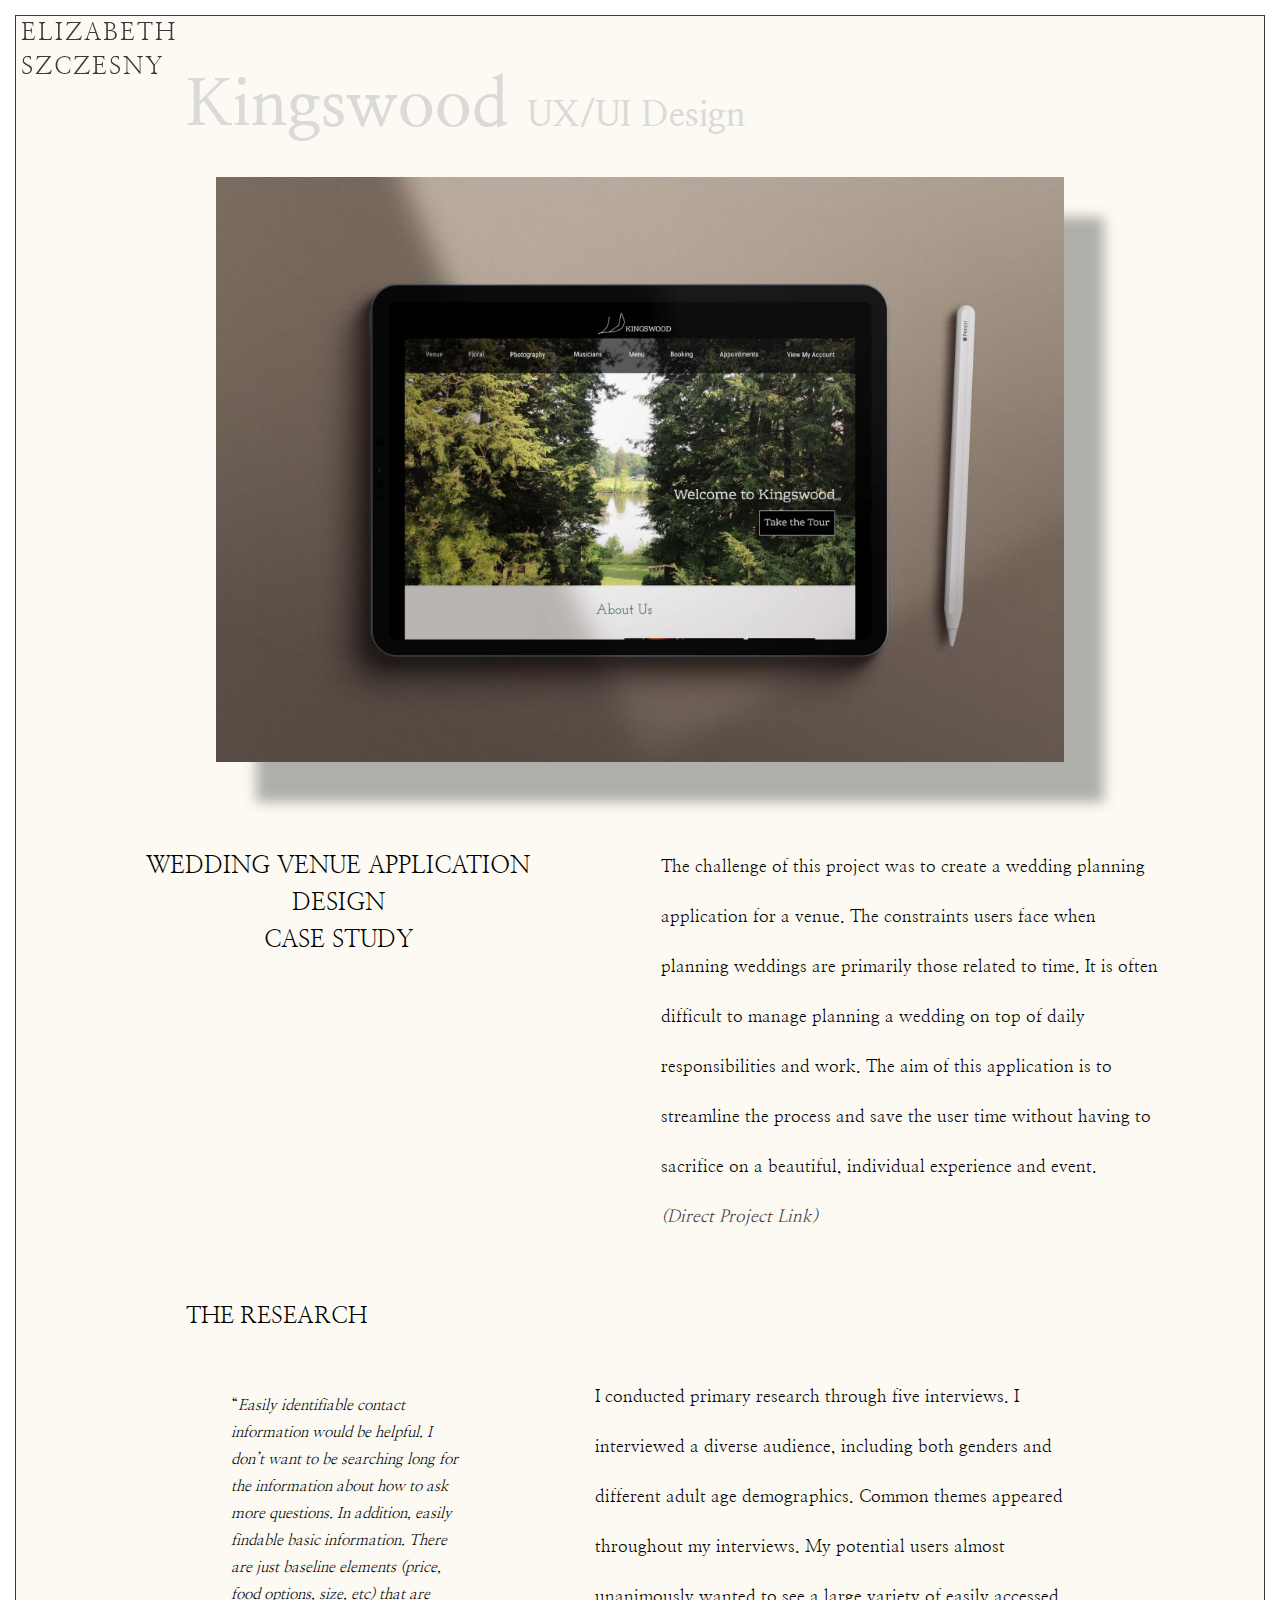
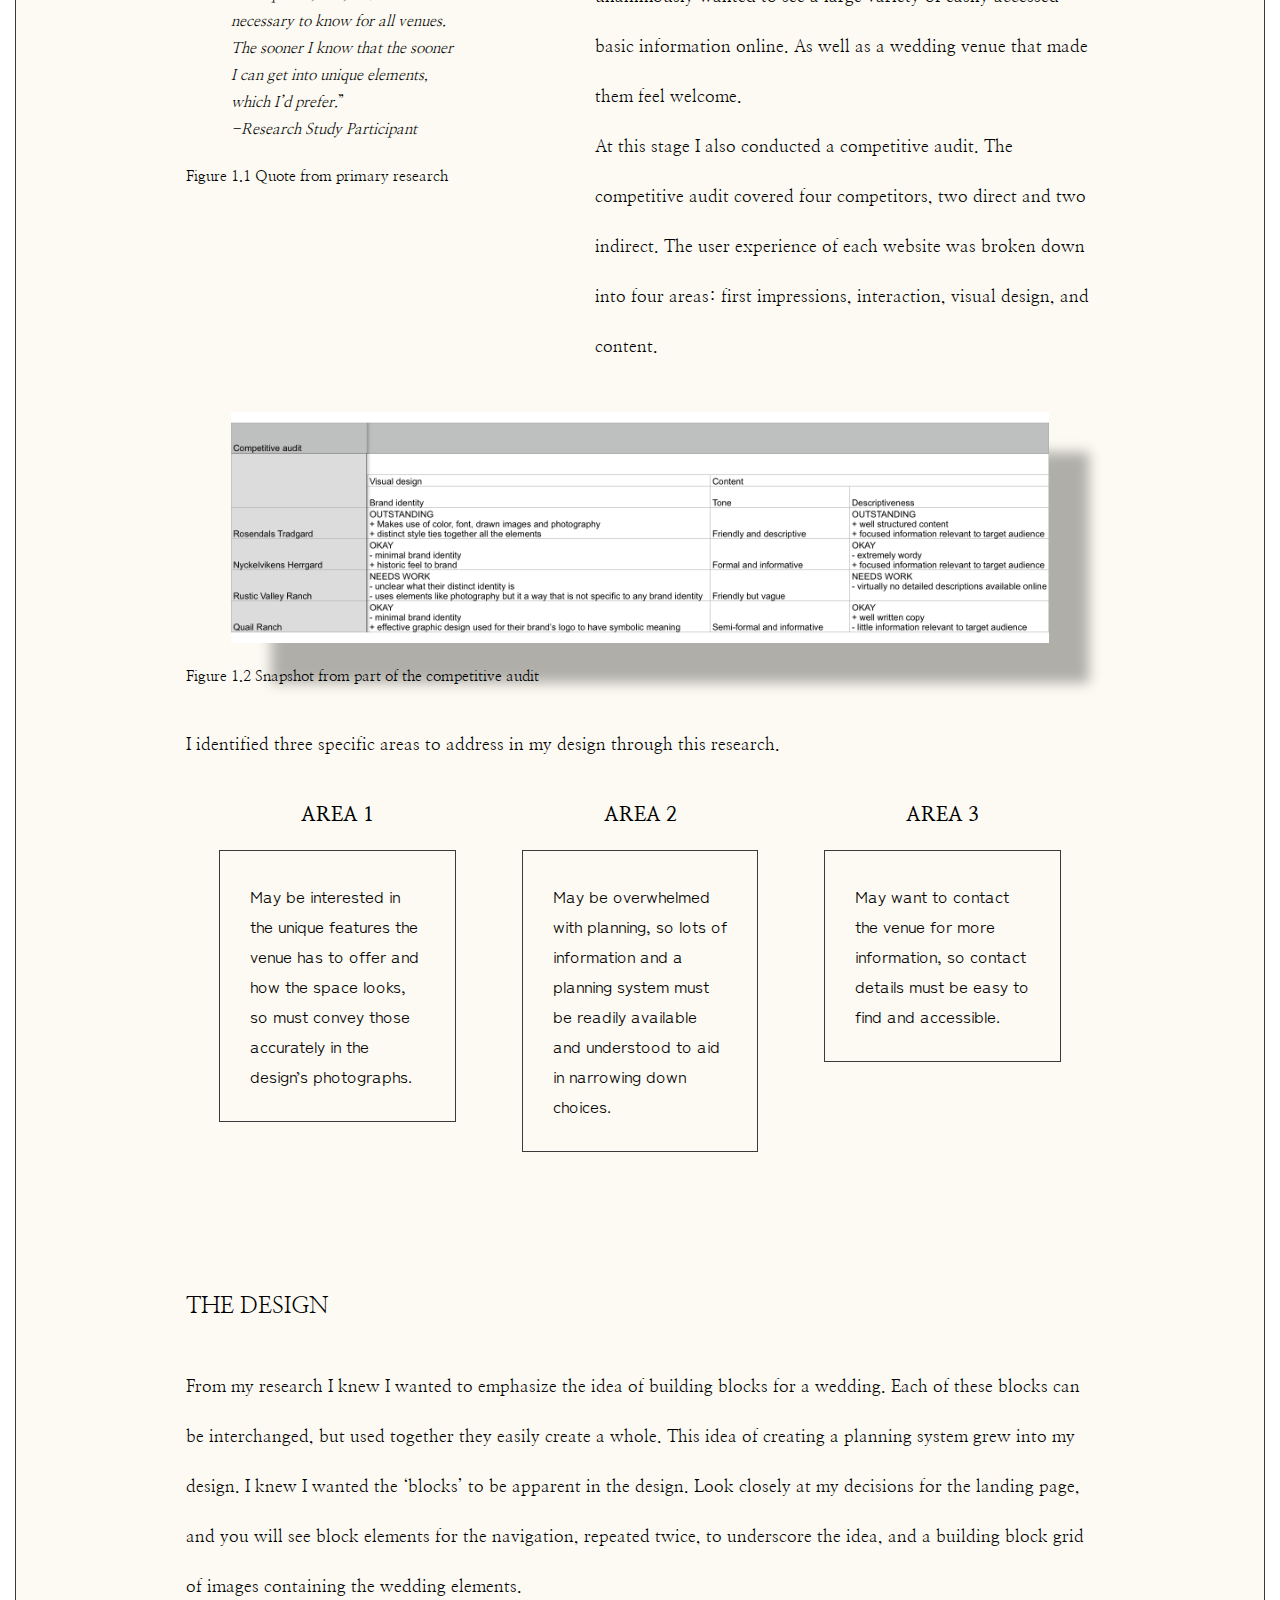
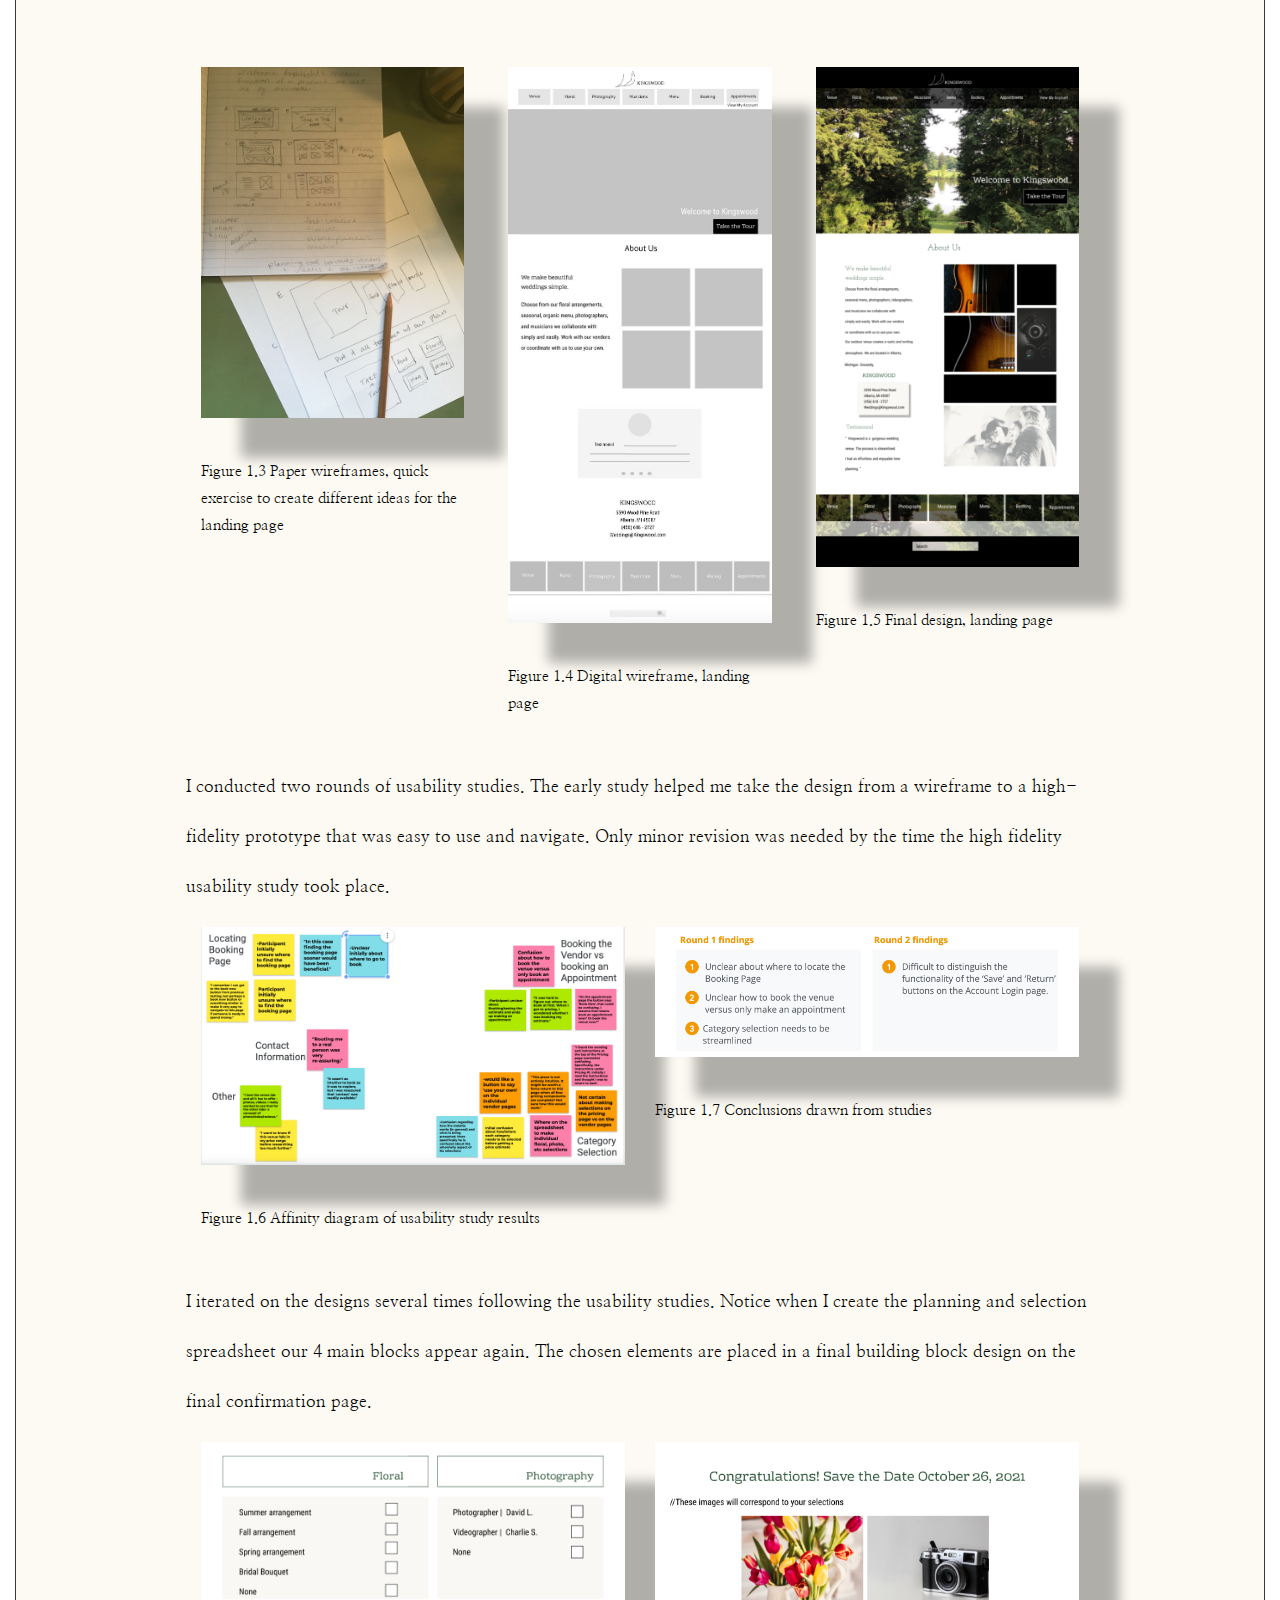
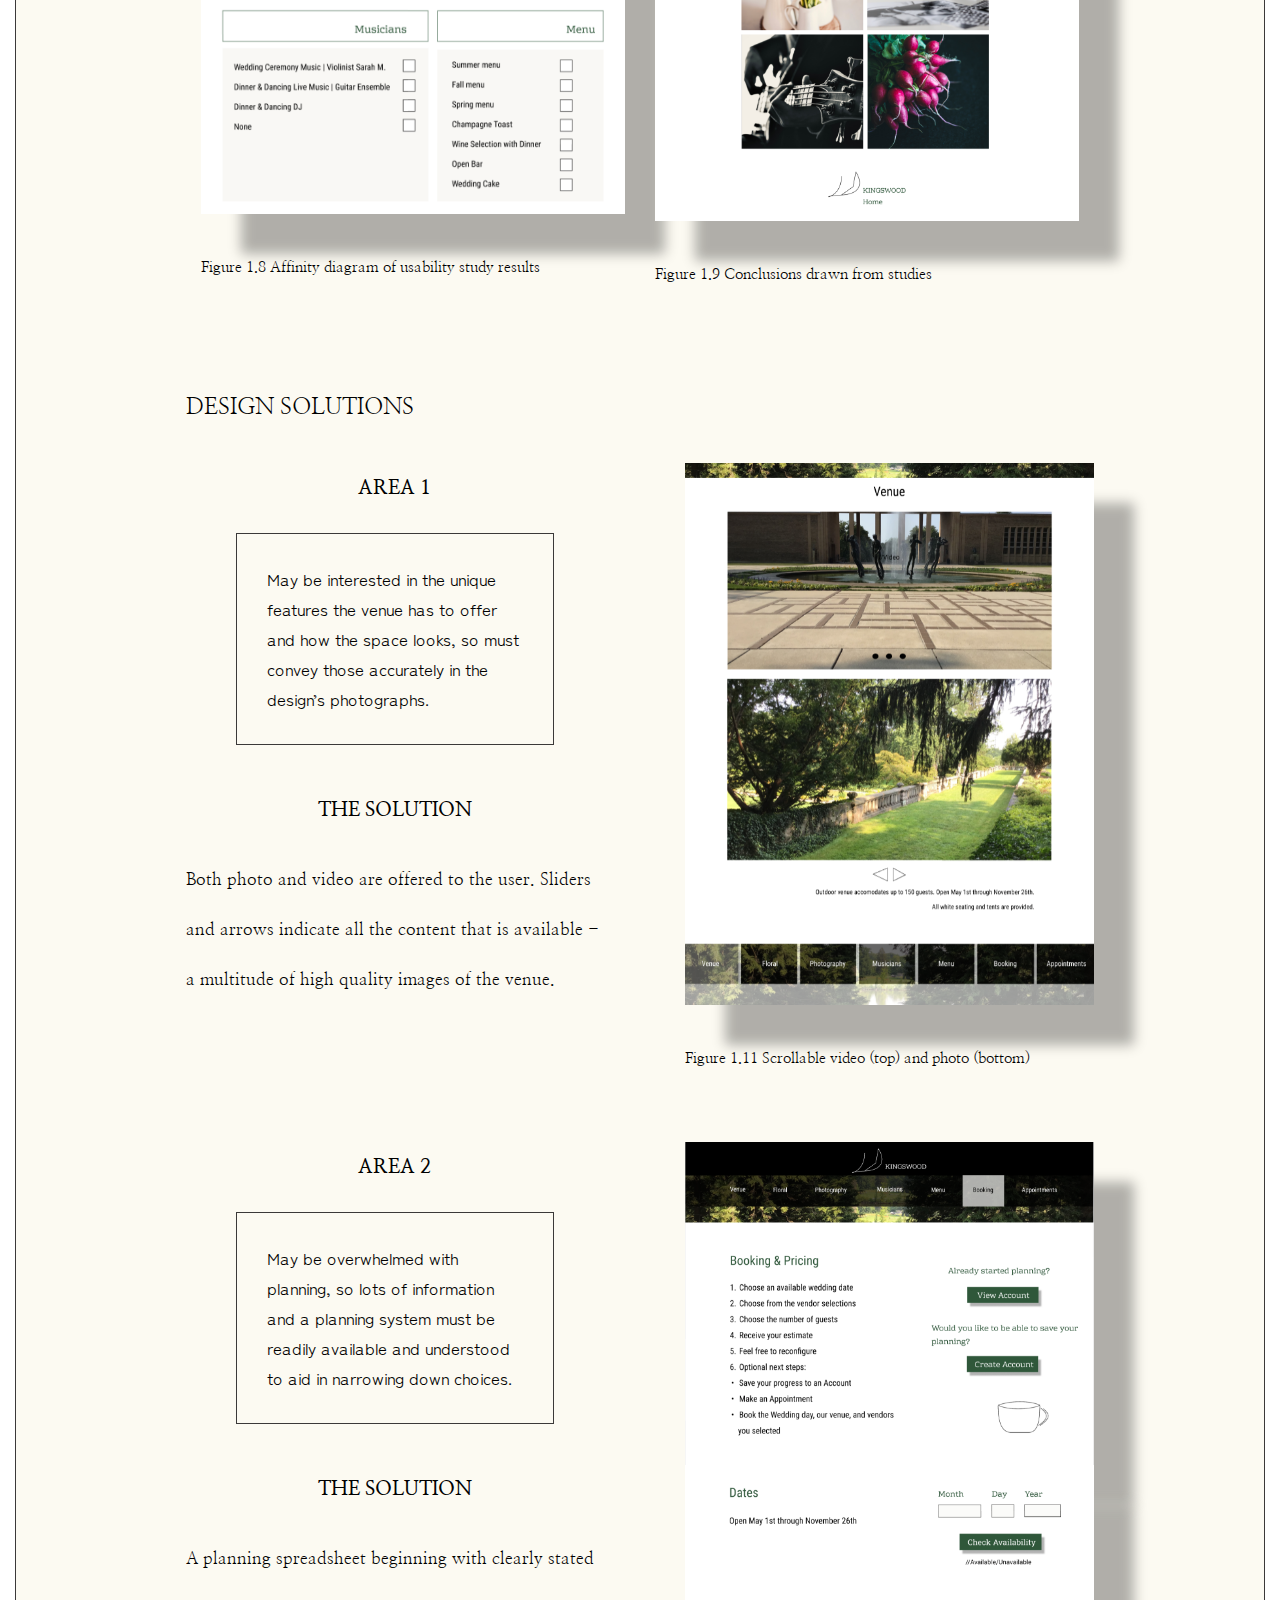
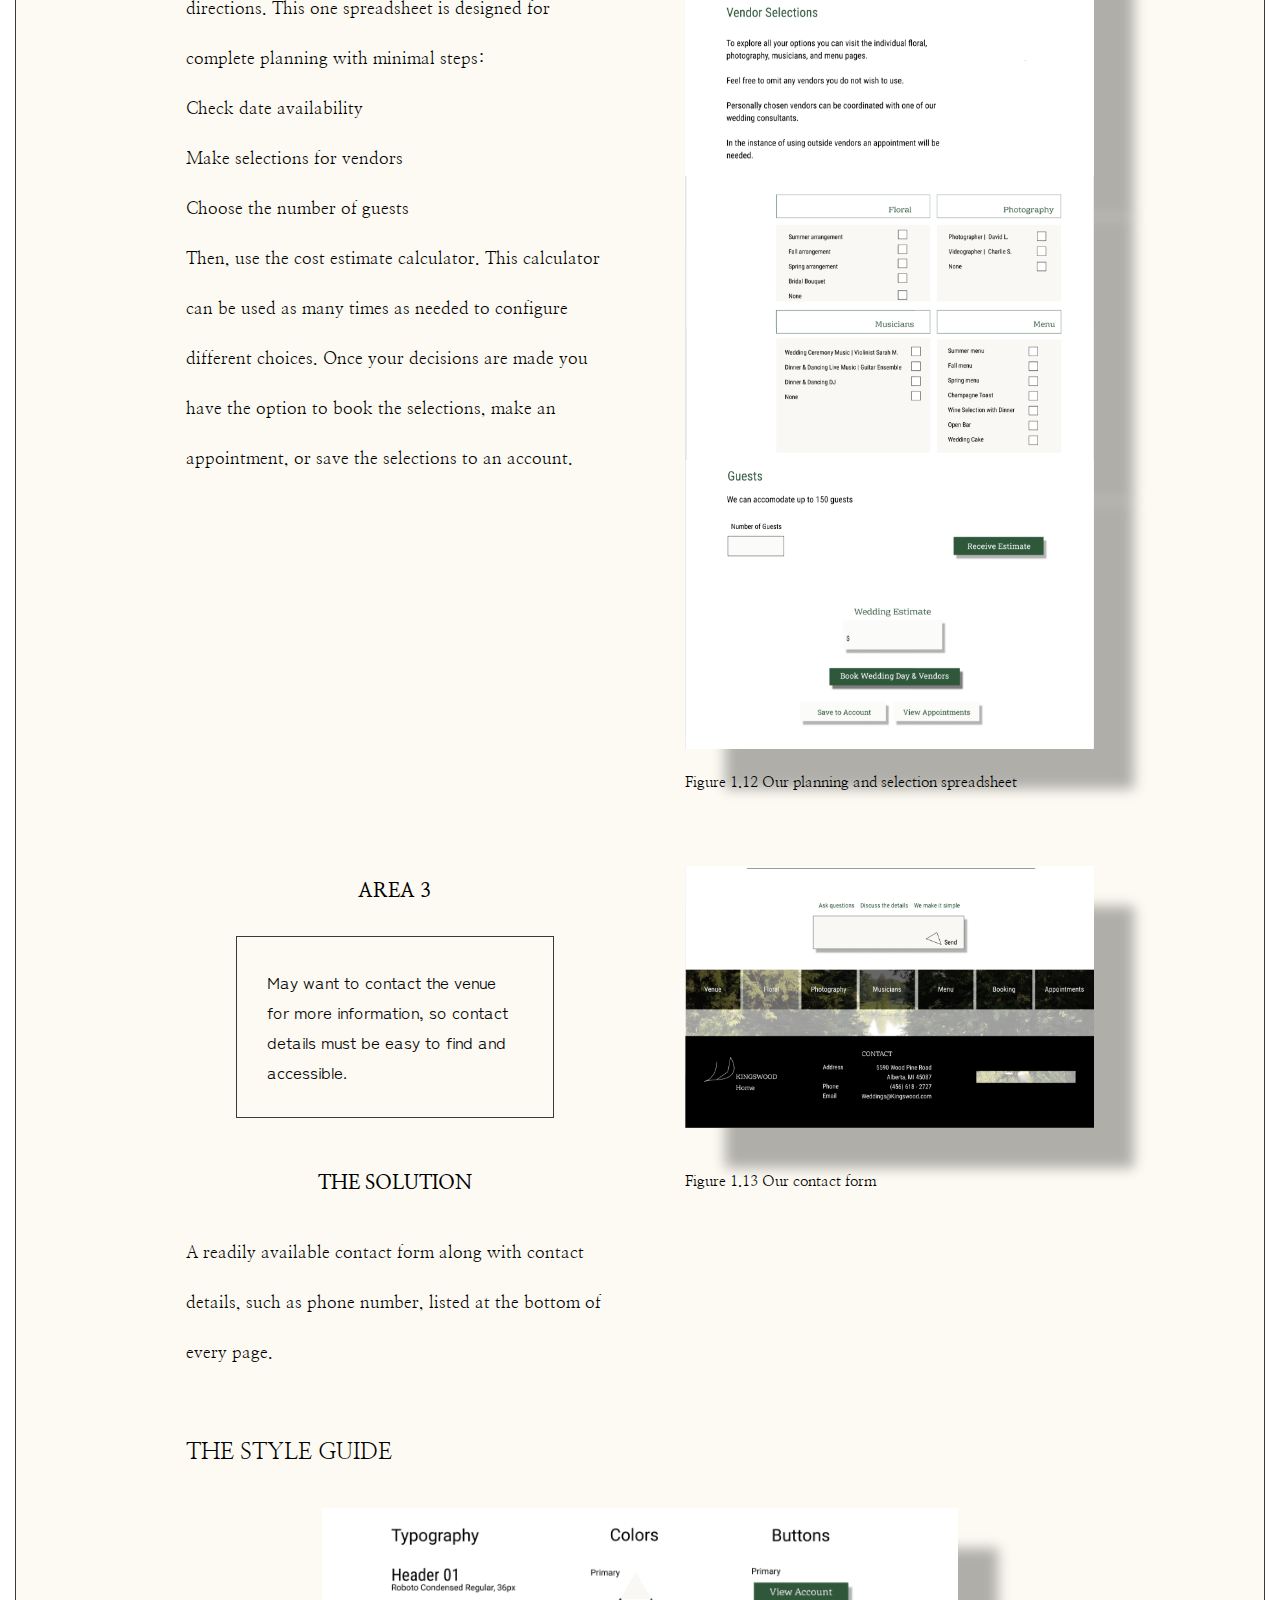
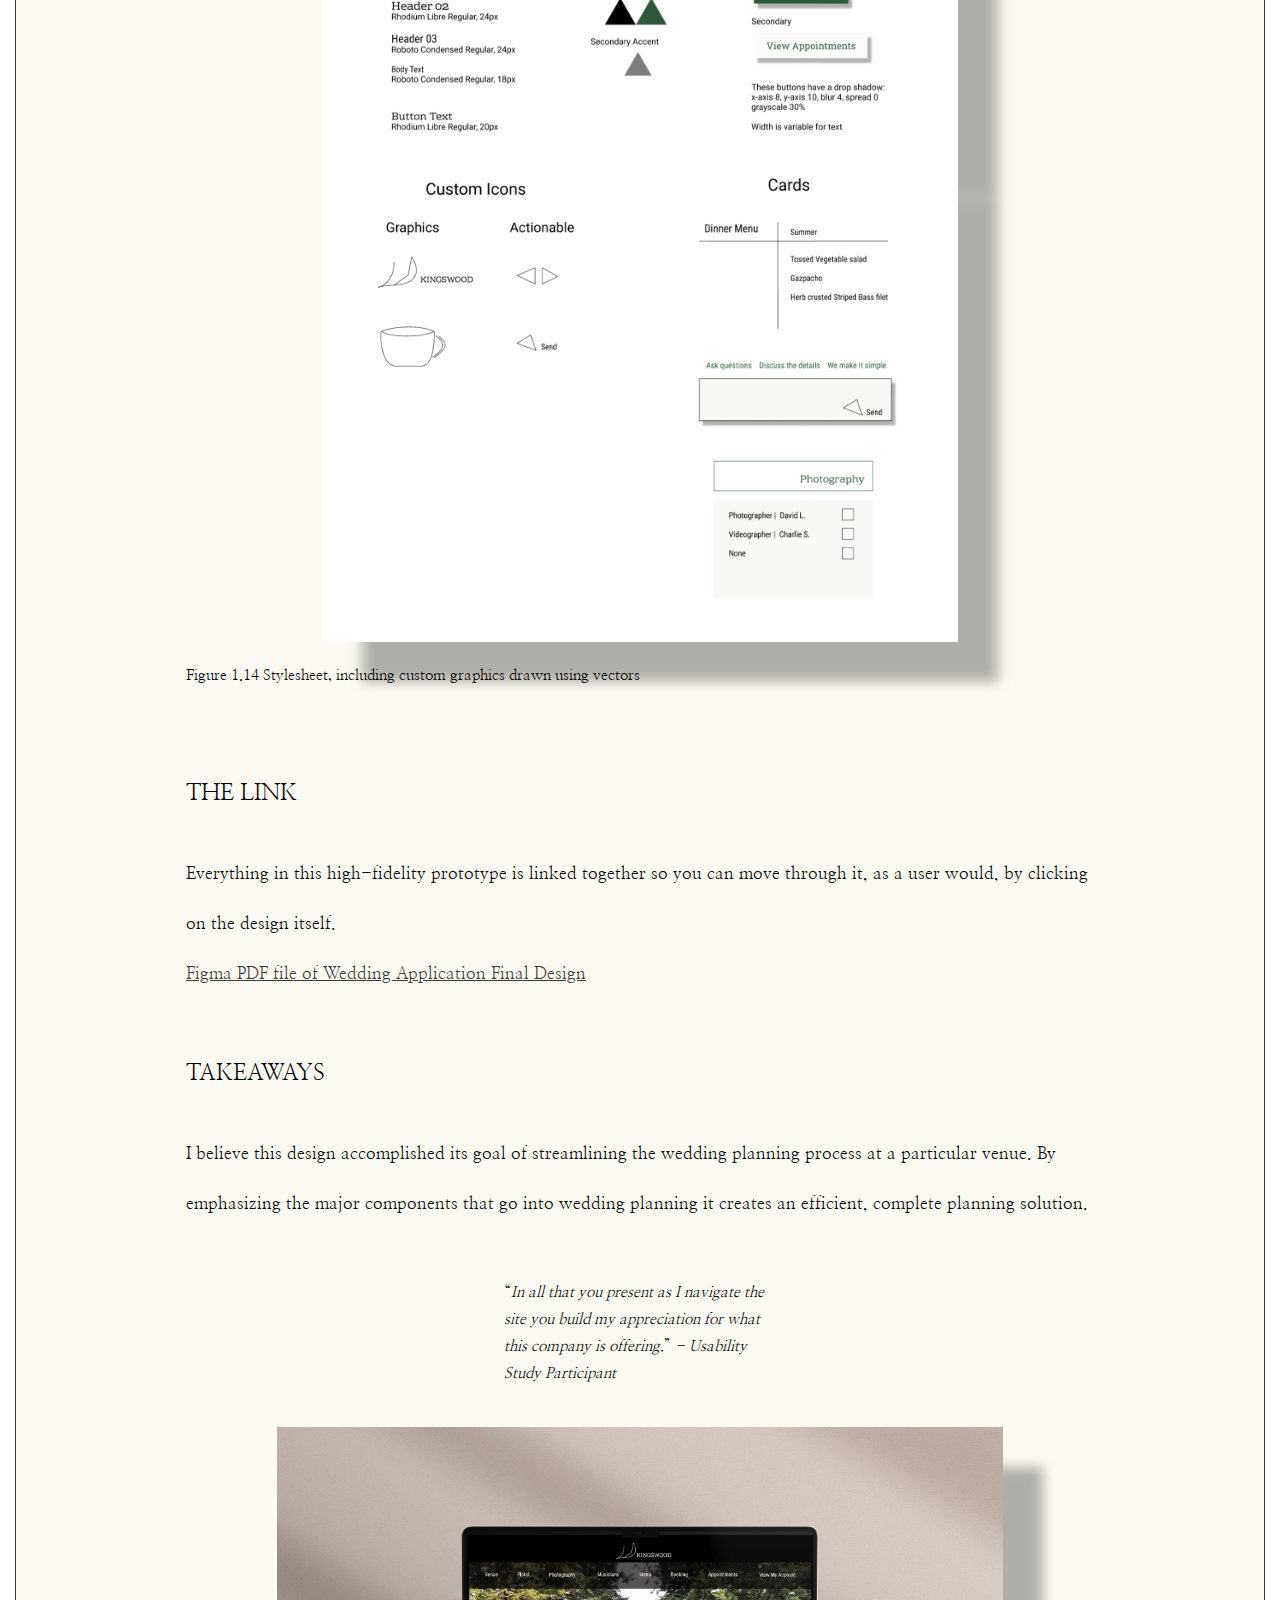
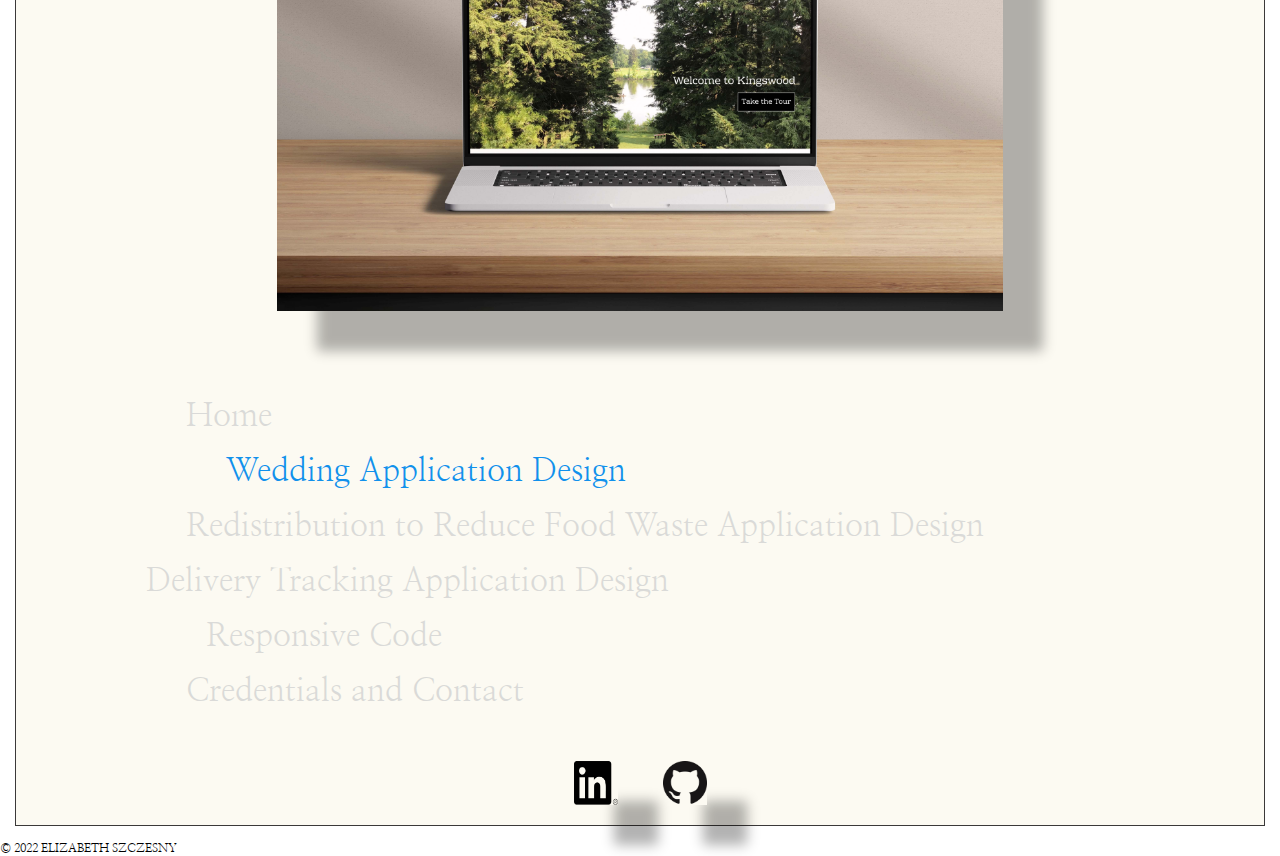
<file: case study one/index.html>
<!DOCTYPE html>
<html lang="en">
<head>
    <meta charset="UTF-8">
    <meta http-equiv="X-UA-Compatible" content="IE=edge">
    <meta name="viewport" content="width=device-width, initial-scale=1.0">
    <meta name="description" content="Portfolio of Elizabeth Szczesny">
    <link rel="stylesheet" href="style.css">
    <link href="https://fonts.googleapis.com/css2?family=EB+Garamond&family=Nanum+Myeongjo&family=Open+Sans:wght@300&display=swap" rel="stylesheet">
    <link href="https://fonts.googleapis.com/css2?family=EB+Garamond&family=Nanum+Myeongjo&family=Open+Sans:wght@300&family=Zen+Kaku+Gothic+Antique:wght@300&display=swap" rel="stylesheet">
    <title>Elizabeth Szczesny Portfolio</title>
</head>

<body>

    <div class="whole-body-container">
    
        <a href="https://elizabethszczesny.github.io" class="site-home-nav">ELIZABETH <br> SZCZESNY</a>

        <div class="opener">
            <h1 class="top-header">Kingswood <span class="top-header-sub">UX/UI Design</span></h1>
        </div>
        <div class="header-img-wrapper">
            <img src="../images/Scene 11.jpg" alt="venue mock-up" class="header-img">
        </div>
    

        <div class="header-text">
            <h1 class="header">WEDDING VENUE APPLICATION DESIGN <br> CASE STUDY</h1>
            <p class="opening-para">The challenge of this project was to create a wedding 
                planning application for a venue. The constraints users
                face when planning weddings are primarily those
                related to time. It is often difficult to manage planning a
                wedding on top of daily responsibilities and work. 
                The aim of this application is to streamline the process
                and save the user time without having to sacrifice on
                a beautiful, individual experience and event.<br>
                <a target="_blank" href="https://www.figma.com/proto/ytJUoQakBrLfzKCNUouK5m/Wedding-Application?node-id=633%3A15&scaling=min-zoom&page-id=633%3A14&starting-point-node-id=633%3A15"><i>(Direct Project Link)</i></a>
                <!-- <a target="_blank" href="../images/Google UX Design Certificate - Case study slide deck [Template].pdf"><i>(Google Slide Deck)</i></a> -->
            </p>
        </div>

        <div class="research-project-section">

            <h2 class="header-two">THE RESEARCH</h2>

            <section class="section-one">

                <figure class="section-one-figure">
                    <blockquote class="research-quote"><q><i>Easily identifiable contact information
                    would be helpful. I don’t want to be searching 
                    long for the information about how to 
                    ask more questions. In addition, easily 
                    findable basic information. There are 
                    just baseline elements (price, food options, size, etc) 
                    that are necessary to know for all venues. 
                    The sooner I know that the sooner I can get
                     into unique elements, which I’d prefer.</i></q> <br>
                    <cite>-Research Study Participant</cite></blockquote>
                    <figcaption>Figure 1.1 Quote from primary research</figcaption>
                </figure>

                <p class="section-one-para">I conducted primary research through five interviews. 
                    I interviewed a diverse audience, including both genders and 
                    different adult age demographics.
                    Common themes appeared throughout my interviews. 
                    My potential users almost unanimously wanted to see a 
                    large variety of easily accessed basic information online. 
                    As well as a wedding venue that made them feel welcome.<br>
                
                    At this stage I also conducted a competitive audit.
                    The competitive audit covered four competitors, two direct
                    and two indirect. The user experience of each website was broken 
                    down into four areas: first impressions, interaction, visual design, and content.
                
                </p>
                    
            </section>    

            <!--<p class="audit-para">At this stage I also conducted a competitive audit.
                The competitive audit covered four competitors, two direct
                and two indirect. The user experience of each website was broken 
                down into four areas: first impressions, interaction, visual design, and content.
            </p>-->
   
            <figure><img class="audit-img" src="../images/Screen Shot 2022-02-08 at 11.30.47 AM.png"><figcaption class="small">Figure 1.2 Snapshot from part of the competitive audit</figcaption></figure>

            <p class="design-area-para">I identified three specific areas to address in my design through this research.</p>

            <div class="id-areas-of-design">
                <div class="area-one-wrapper-one">
                    <h3 class="header-three">AREA 1</h3>
                    <p class="area-para area-para-top">May be interested in the unique features the venue has to 
                    offer and how the space looks, so must convey those accurately 
                    in the design’s photographs.</p>
                </div>
                <div class="area-two-wrapper">
                    <h3 class="header-three">AREA 2</h3>
                    <p class="area-para area-para-top">May be overwhelmed with planning, so lots of information 
                        and a planning system must be readily available and understood 
                        to aid in narrowing down choices.</p>
                </div>
                <div class="area-three-wrapper">
                    <h3 class="header-three">AREA 3</h3>
                    <p class="area-para area-para-top">May want to contact the venue for more information, 
                        so contact details must be easy to find and accessible.</p>
                </div>
            </div>

            <h2 class="header-two">THE DESIGN</h2>
        </div>

   
        
        <div class="design-project-section">

            
            <p class="open-design-para">From my research I knew I wanted to emphasize the idea of building 
                blocks for a wedding. Each of these blocks can be interchanged, but used together 
                they easily create a whole. This idea of creating a planning system grew into my design. 
                I knew I wanted the ‘blocks’ to be apparent in the design. Look closely at my decisions for 
                the landing page, and you will see block elements for the navigation, repeated twice, 
                to underscore the idea, and a building block grid of images containing the wedding elements. </p>

            <div class="img-section-wrapper">
                <figure class="img-wrapper"><img class="img-one" src="../images/IMG_0701.jpeg"><figcaption class="small">Figure 1.3 Paper wireframes, quick exercise
                    to create  different ideas for the landing page</figcaption></figure>
                <figure class="img-wrapper"><img class="img-two" src="../images/Screen Shot 2021-11-17 at 1.49.35 PM.jpeg"><figcaption class="small">Figure 1.4 Digital wireframe, landing page</figcaption></figure>
                <figure class="img-wrapper"><img class="img-three" src="../images/Screen Shot 2022-03-09 at 3.41.58 PM.png"><figcaption class="small">Figure 1.5 Final design, landing page</figcaption></figure>
            </div>

            <p class="usability-para">I conducted two rounds of usability studies. The early study helped 
                me take the design from a wireframe to a high-fidelity prototype that was easy to use and 
                navigate. Only minor revision was needed by the time the high fidelity usability study took 
                place.</p>

            <div class="img-section-wrapper">
                <figure class="img-wrapper-two"><img class="img-one" src="../images/Screen Shot 2021-09-20 at 11.05.06 AM.png"><figcaption class="small">Figure 1.6 Affinity diagram of usability study results</figcaption></figure>
                <figure class="img-wrapper-two"><img class="img-two" src="../images/Screen Shot 2022-02-08 at 1.16.39 PM.png"><figcaption class="small">Figure 1.7 Conclusions drawn from studies</figcaption></figure>
            </div>

            <p class="final-box-para">I iterated on the designs several times following the usability studies. Notice when I create the planning and
                selection spreadsheet our 4 main blocks appear again. The chosen elements are placed in a final building block
                design on the final confirmation page.</p>

            <div class="img-section-wrapper">
                <figure class="img-wrapper-two"><img class="img-one" src="../images/Screen Shot 2022-02-08 at 1.30.43 PM.png"><figcaption class="small">Figure 1.8 Affinity diagram of usability study results</figcaption></figure>
                <figure class="img-wrapper-two"><img class="img-two" src="../images/Screen Shot 2022-02-14 at 12.29.52 PM.png"><figcaption class="small">Figure 1.9 Conclusions drawn from studies</figcaption></figure>
            </div>

            <!--<div>
                <figure class="img-wrapper-six"><img class="img-six" src="../images/Screen Shot 2022-01-19 at 4.16.52 PM.png"><figcaption class="small">Figure 1.10 High-fidelity mockup</figcaption></figure>
            </div>-->


        </div>

        <div class="design-areas-project-section">
                <h2 class="header-two">DESIGN SOLUTIONS</h2>
                <div class="id-areas-of-design-one">
                    <div class="area-one-wrapper">
                        <h3 class="header-three">AREA 1</h3>
                        <p class="area-para">May be interested in the unique features the venue has to 
                        offer and how the space looks, so must convey those accurately 
                        in the design’s photographs.</p>

                        <h3 class="header-three">THE SOLUTION</h3>
                        <p class="solution">Both photo and video are offered to the user.
                        Sliders  and arrows indicate all the content
                        that is available - a multitude of high quality
                        images of the venue.</p>
                    </div>
                    <figure class="img-wrapper-five"><img class="img-one" src="../images/Screen Shot 2022-02-14 at 12.45.21 PM.png"><figcaption class="small">Figure 1.11 Scrollable video 
                        (top) and photo (bottom)</figcaption></figure>
                </div>

                <div class="id-areas-of-design-one">
                    <div class="area-one-wrapper">
                        <h3 class="header-three">AREA 2</h3>
                        <p class="area-para">May be overwhelmed with planning, so lots of information 
                            and a planning system must be readily available and understood 
                            to aid in narrowing down choices.</p>
                    
                        <h3 class="header-three">THE SOLUTION</h3>
                        <p class="solution">A planning spreadsheet beginning with
                        clearly stated directions. This one spreadsheet
                        is designed for complete planning with minimal 
                        steps:<ul>
                                 <li>Check date availability</li>
                                 <li>Make selections for vendors</li>
                                 <li>Choose the number of guests </li>
                                </ul>
                        Then, use the cost estimate calculator.
                        This calculator can be used as many
                        times as needed to configure 
                        different choices. Once your decisions
                        are made you have the option to 
                        book the selections, make an appointment,
                        or save the selections to an account.</p>
                    </div>

                   <!-- <div class="area-two-figures">-->
                        <figure class="img-wrapper-four"><img class="img-two" src="../images/Screen Shot 2022-02-08 at 5.27.06 PM.png"><!--</figure>
                        <figure class="img-wrapper-three">--><img class="img-two" src="../images/Screen Shot 2022-02-08 at 5.27.23 PM.png"><!--</figure>
                        <figure class="img-wrapper-three">--><img class="img-two" src="../images/Screen Shot 2022-02-08 at 5.27.47 PM.png"><!--</figure>
                        <figure class="img-wrapper-three">--><img class="img-two" src="../images/Screen Shot 2022-02-08 at 5.28.00 PM.png"><figcaption class="small">Figure 1.12 Our planning and selection 
                        spreadsheet</figcaption></figure>
                    <!--</div>-->
                </div>

                <div class="id-areas-of-design-one">
                    <div class="area-one-wrapper">
                        <h3 class="header-three">AREA 3</h3>
                        <p class="area-para">May want to contact the venue for more information, 
                            so contact details must be easy to find and accessible.</p>
                        <h3 class="header-three">THE SOLUTION</h3>
                        <p class="solution">
                        A readily available contact form along
                        with contact details, such as phone 
                        number, listed at the bottom of every page.</p>
                    </div>
                    <figure class="img-wrapper-three"><img class="img-one" src="../images/Screen Shot 2022-02-08 at 1.48.09 PM.png"><figcaption class="small">Figure 1.13 Our contact form</figcaption></figure>
                </div>

        </div>

        <div class="styles-section">
            <h2 class="header-two">THE STYLE GUIDE</h2>

            <figure class="img-wrapper-style">
                    <img class="img-style style-one" src="../images/Screen Shot 2022-02-14 at 6.08.30 PM.png">
                    <img class="img-style style-two" src="../images/Screen Shot 2022-02-14 at 6.08.48 PM.png">
            <figcaption class="small">Figure 1.14 Stylesheet, including
                custom graphics drawn using vectors </figcaption></figure>

            <div class="responsive-tablet">
            <h2 class="header-two">THE LINK</h2>

            <p>Everything in this high-fidelity prototype is linked together so you can move through it, as a user would, by clicking on the design itself.</p>
            <a target="_blank" href="https://www.figma.com/proto/ytJUoQakBrLfzKCNUouK5m/Wedding-Application?node-id=633%3A15&scaling=min-zoom&page-id=633%3A14&starting-point-node-id=633%3A15" style="text-decoration:underline">Figma PDF file of Wedding Application Final Design</a>

            <h2 class="header-two">TAKEAWAYS</h2>
            
            <p class="final-para"> I believe this design accomplished its goal 
                of streamlining the wedding planning 
                process at a particular venue.
                By emphasizing the major components that go into wedding 
                planning it creates an efficient, complete planning solution.</p>
            </div>
            <figure>    
            <blockquote class="research-quote-two"><q><i>In all that you present as I navigate the site you 
                build my appreciation for what this company is offering.</i></q> 
                <cite>- Usability Study Participant</cite><blockquote>
            <figcaption class="small"></figcaption><!--Figure 1.14 Quote from primary research--></figure>

            <div class="final-img-wrapper">
                <img class="final-img" src="../images/Scene 19.jpg">
            </div>

            <div class="nav-wrapper">
                <ul>
                    <li><a class="nav-link" href="https://elizabethszczesny.github.io/"> Home </a></li>
                    <li><a class="nav-link nav-two" href="#"> Wedding Application Design </a></li>
                    <li><a class="nav-link nav-three" href="https://elizabethszczesny.github.io/case study three"> Redistribution to Reduce Food Waste Application Design </a></li>
                    <li><a class="nav-link nav-four" href="https://elizabethszczesny.github.io/case study two"> Delivery Tracking Application Design </a></li>
                    <li><a class="nav-link nav-five" href="https://elizabethszczesny.github.io/small designs"> Responsive Code </a></li>
                    <li><a class="nav-link nav-six" href="https://elizabethszczesny.github.io/contact page"> Credentials and Contact </a></li>
                <ul>
            </div>
                
            <footer class="footer-wrapper">
                <a target="_blank" href="https://www.linkedin.com/in/elizabeth-szczesny-4159b65b"><img src="../images/LinkedIn.png" class="social linked-in" alt="linked-in link"></a>
                <a target="_blank" href="https://www.github.com/elizabethszczesny"><img src="../images/GitHub-Mark-64px.png" class="social github" alt="github link"></a>
            </footer>
    
        </div>
    </div>
    <p class="copyright">&copy 2022 ELIZABETH SZCZESNY</p>
</body>
</file>
<file: case study one/style.css>
/* Common Styles */
*{
    margin:0;
    padding:0;
    box-sizing:border-box;
    text-decoration:none;
    outline:none;
    border:none;
    list-style:none;
}

html{
    font-size: 62.5%;
    font-family: 'Nanum Myeongjo', serif;
}

img{
    /*border-radius:4%;*/
    box-shadow: 40px 40px 12px rgba(0,0,0,0.3);
}

a{
    outline:none;
    text-decoration: none;
    color:#3b3939;
}

a:hover{
    color:#1191ec;
}

/*End of Common Styles*/

/*Page Background*/

.whole-body-container{
    /*height:auto;
    background-image:url("../images/");
    background-size: cover;*/
    background-color: #FCFAF2;
    border: 1px solid #3b3939;
    margin:15px;
}

.whole-body-container{
    position: relative;
}

.site-home-nav{
    font-size:2.4rem;
    position:fixed;
    line-height: 3.4rem;
    letter-spacing: 0.2rem;
    padding-left: 5px;
}

.site-home-nav:hover{
    color:#1191ec;
}

/*Page Top*/

.top-header{
    text-align: left;
    color:#dadad8;
    font-size:6.5rem;
    margin-top: 50px;
    margin-bottom: 30px;
}

.top-header-sub{
    text-align: right;
    color:#dadad8;
    font-size:3.5rem;
}

.opener{
    padding-right:17rem;
    padding-left:17rem;
}

.header-img-wrapper{
    width:68%;
    height:65vh;
    margin:auto;
}

.header-img{
    object-fit:cover;
    height:100%;
    width:100%;
}

.header-text{
    display:flex;
    justify-content: space-evenly;
}

.header{
    font-size:2.4rem;
    font-weight:300;
    margin-top:86px;
    width:35%;
    text-align:center;
    line-height:3.7rem;
}

.opening-para{
    font-size:1.7rem;
    font-weight:300;
    line-height:5rem;
    margin-top:80px;
    width:40%;
}

/*Research Section*/

.research-project-section{
    font-size:1.7rem;
    font-weight:300rem;
    line-height:5rem;
    padding-right:17rem;
    padding-left:17rem;
}

.header-two{
    font-size:2.3rem;
    font-weight: 300;
    text-align:left;
}

.section-one{
    display:flex;
    justify-content: space-between;
}

.section-one-figure{
    width:30%;
    line-height: 2.7rem;
    font-size:1.5rem;
}

.research-quote{
    padding:20px 0 20px 45px;
}

.section-one-para{
    width:55%;
    margin-bottom:40px;
}

/*.audit-para{
    margin:40px 0 40px 0;
}*/

.audit-img{
    width:90%;
    height:auto;
    object-fit:cover;
    display:block;
    margin: 0 auto 20px auto;
}

.design-area-para{
    margin: 0 auto 30px auto;
}

.id-areas-of-design{
    display:flex;
    justify-content: space-evenly;
    text-align: center;
    padding-bottom: 40px;
}

.area-one-wrapper-one,.area-two-wrapper,.area-three-wrapper{
    font-family: 'Zen Kaku Gothic Antique', sans-serif;
    line-height:3rem;
    width:70%;
    margin:0 2rem 0 2rem;
    text-align:left;
}

.header-three{
    font-family:'Nanum Myeongjo',serif;
    margin-bottom:2rem;
}

/*Design Section*/

.design-project-section{
        background-color: #FCFAF2;
}

.design-project-section{
    font-size:1.7rem;
    font-weight:300rem;
    line-height:5rem;
    padding-right:17rem;
    padding-left:17rem;
}

.header-two{
    padding-top:5rem;
    padding-bottom: 3rem;
}

.open-design-para{
    margin-bottom:40px;
}

.img-section-wrapper{
    display:flex;
    justify-content:space-between;
}

.img-wrapper{
    width:29%;
    margin:1.5rem;
}

.img-one,.img-two,.img-three, .img-six{
    width:100%;
    height:auto;
    object-fit: cover;
}

.small{
    line-height: 2.7rem;
    font-size:1.5rem;
    margin-top:20px;
    margin-bottom: 30px;
}

.img-wrapper-two{
    width:50%;
    margin:1.5rem;
}

.img-wrapper-six{
    width:100%
}

/*Design Areas*/

.design-areas-project-section{
    /*height:auto;
    background-image:url("../images/laura-adai-MpKiQTIJTP8-unsplash.jpeg");
    background-size: cover;*/
    background-color: #FCFAF2;
    padding-left: 17rem;
    padding-right:17rem;
    font-size:1.7rem;
    font-weight:300rem;
    line-height:5rem;
}

.id-areas-of-design-one{
    display:flex;
    justify-content:space-between;
}

.header-three{
    text-align: center;
}

.area-para{
    font-family: 'Zen Kaku Gothic Antique', sans-serif;
    line-height:3rem;
    width:76%;
    margin:0 auto 4rem auto;
    padding:3rem;
    border: 1px solid #3b3939
}

.area-para-top{
    width:90%;
}

.area-one-wrapper{
    width:46%;
}

.img-wrapper-three,.img-wrapper-five{
    width:45%;
    margin-bottom:40px;
}

.img-wrapper-four{
    display:flex;
    flex-direction:column;
    width:45%;
    margin-bottom:40px;
}

/*Style Section*/

.styles-section{
    /*height:auto;
    background-image:url("../images/IMG_1123\ \(1\).jpeg");
    background-size: cover;*/
    background-color:#FCFAF2;
    padding-left: 17rem;
    padding-right:17rem;
    font-size:1.7rem;
    font-weight:300rem;
    line-height:5rem;
}

.img-style{
    object-fit:cover;
}

.style-one{
    width:70%;
    display:block;
    margin:auto;
}

.style-two{
    width:70%;
    display:block;
    margin:auto;
}

.final-para{
    margin-bottom: 50px;
}

.research-quote-two{
    width:30%;
    line-height: 2.7rem;
    font-size:1.5rem;
    margin:auto;
}

.final-img-wrapper{
    width:80%;
    margin: 40px auto 60px auto;
}

.final-img{
    width:100%;
    height:auto;
    object-fit: cover;
}

/*Footer*/

.nav-link{
    color:#dadad8;
    font-size:3.2rem;
}

.nav-two{
    color:#1191ec;
    margin-left:4rem;
}

.nav-four{
    margin-left:-4rem;
}

.nav-five{
    margin-left:2rem;
}

.footer-wrapper{
    text-align:center;
}

.social{
    width:44px;
    height:44px;
    margin:40px 20px 0 20px;
}

.social:hover{
    width:46px;
    height:46px;
}

.copyright{
    font-size:1.2rem;
}



@media(max-width:1150px){
    .header-img-wrapper{
        width:100%;
        height:50vh;
        margin:auto;
    }

    .research-project-section,.design-project-section,
    .design-areas-project-section, .styles-section{
        padding-right:1.2rem;
        padding-left:1.2rem;
    }

    .nav-wrapper{
        margin-top:8rem;
        margin-left:10rem;
    }

}

@media(max-width:1140px){

    
    .header-text,.section-one, .id-areas-of-design, .id-areas-of-design-one{
        flex-direction: column;
        margin:auto;
    }

    .header,.opening-para,.section-one-figure,
    .area-one-wrapper-one, .audit-img,
    .area-two-wrapper,.area-three-wrapper, .area-one-wrapper,.research-quote-two,.final-img-wrapper{
        width:80%;
        margin:auto;
    }

    .header{
        margin-top:86px;
        margin-bottom:70px;
    }

    .img-wrapper-three,.img-wrapper-four{
        width:60%;
        margin:auto;
    }

    .img-wrapper-five{
        width:50%;
        margin:auto;
    }

    .img-wrapper-three,.img-wrapper-four,.img-wrapper-five,.final-img-wrapper{
        margin-top:3rem;
    }

    .section-one-para{
        margin-top: 5rem;
    }

    .img-style{
        width:90%;
        margin:auto;
    }

}

@media(max-width:1023px){
    .nav-link{
        font-size: 2.8rem;
    }
}


@media(max-width:767px){
    .header-img-wrapper{
        width:100%;
        height:auto;
    }

    .header,.opening-para,.section-one-figure,.area-one-wrapper-one,
    .area-two-wrapper,.area-three-wrapper, .area-one-wrapper,.research-quote-two,.final-img-wrapper{
        width:90%;
        margin:auto;
    }

    .section-one-para{
        width:100%;
        margin: 5rem 0;
    }

    .img-wrapper-three,.img-wrapper-four,.img-wrapper-five,.img-style{
        width:70%;
        margin:auto;
    }

    .header{
        margin-top:86px;
        margin-bottom:70px;
    }

    .nav-link{
        font-size:2rem;
    }

    .nav-wrapper{
        margin-top:8rem;
        margin-left:8rem;
    }
}
</file>
